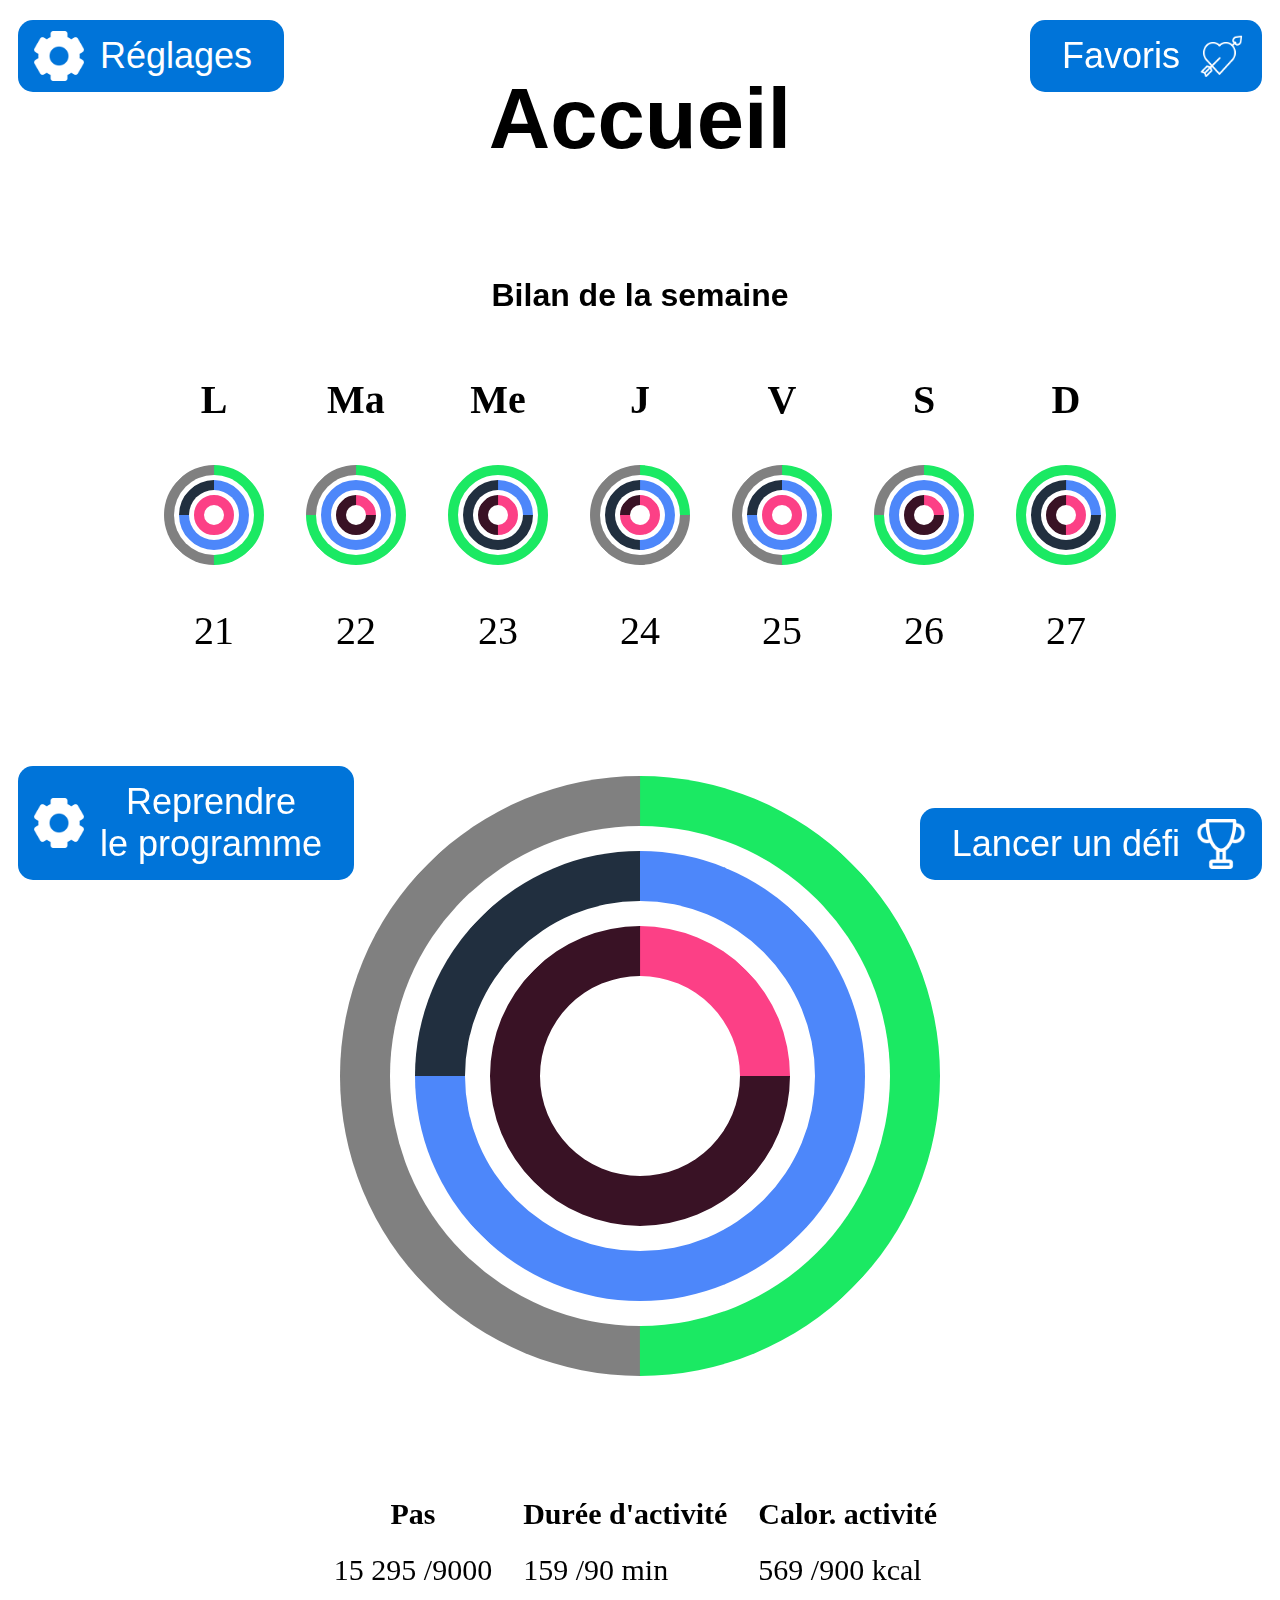
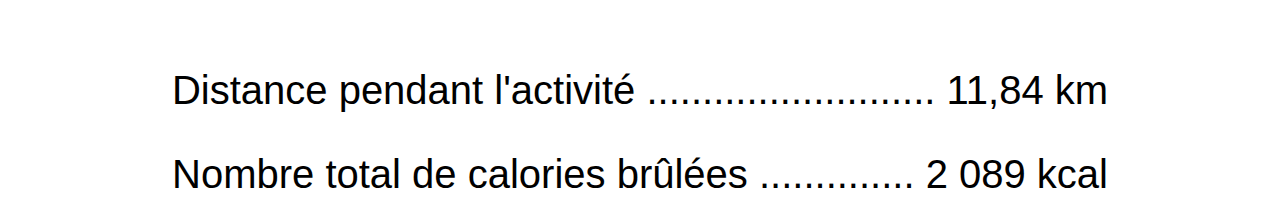
<file: src/index.html>
<!DOCTYPE html>
<html>
    <head>
        <title>Page d'accueil</title>
        <link rel="stylesheet" href="../styles/index.css">
        <link rel="shortcut icon" type="image/x-icon" href="../img/logo_html/logo_app.png" />
    </head>
    <body>
        <!-- header -->
        <div class="header">
            <h1 class="header-text medium-text centered-horizontal">Accueil</h1>
            <button class="button top-left gear-button">Réglages</button>
            <button class="button top-right heart-button">Favoris</button>
        </div>
        <!-- exercice -->
        <div>
            <div class="centered-horizontal">
                <br>
                <h1 class="header-text">Bilan de la semaine</h1>
                <br>
                <table class="centered-horizontal grid">
                    <tr class="column row">
                      <th class="table-cell">L</th>
                      <th class="table-cell">Ma</th>
                      <th class="table-cell">Me</th>
                      <th class="table-cell">J</th>
                      <th class="table-cell">V</th>
                      <th class="table-cell">S</th>
                      <th class="table-cell">D</th>
                    </tr>
                    <tr class="column row">
                      <td class="table-cell"> <div class="donut-container-half"><div class="inner-donut-quarters"><div class="small-donut-full"></div></div></div></td>
                      <td class="table-cell"> <div class="donut-container-quarters"><div class="inner-donut-full"><div class="small-donut-quarter"></div></div></div></td>
                      <td class="table-cell"> <div class="donut-container-full"><div class="inner-donut-quarter"><div class="small-donut-half"></div></div></div></td>
                      <td class="table-cell"> <div class="donut-container-quarter"><div class="inner-donut-half"><div class="small-donut-quarters"></div></div></div></td>
                      <td class="table-cell"> <div class="donut-container-half"><div class="inner-donut-quarters"><div class="small-donut-full"></div></div></div></td>
                      <td class="table-cell"> <div class="donut-container-quarters"><div class="inner-donut-full"><div class="small-donut-quarter"></div></div></div></td>
                      <td class="table-cell"> <div class="donut-container-full"><div class="inner-donut-quarter"><div class="small-donut-half"></div></div></div></td>
                    </tr>
                    <tr class="row">
                      <td class="table-cell">21</td>
                      <td class="table-cell">22</td>
                      <td class="table-cell">23</td>
                      <td class="table-cell">24</td>
                      <td class="table-cell">25</td>
                      <td class="table-cell">26</td>
                      <td class="table-cell">27</td>
                    </tr>
                  </table> 
            </div>
            <!--<button class="bottom-left restart-button"> Reprendre le programme</button>-->
            <div id="middle-pannel">
              <div class="donut-container-middle"><div class="inner-container-middle"><div class="small-container-middle"></div></div></div>
              <table class="centered-horizontal-table grid-new">
                <tr>
                  <th>Pas</th>
                  <th>Durée d'activité</th>
                  <th>Calor. activité</th>
                </tr>
                <tr>
                  <td>15 295 /9000</td>
                  <td>159 /90 min</td>
                  <td>569 /900 kcal</td>
                </tr>
              </table>

            <h1 class="header-text medium-text centered-horizontal go-down">Distance pendant l'activité ..........................  11,84 km</h1>
            <h1 class="header-text medium-text centered-horizontal go-down">Nombre total de calories brûlées ..............  2 089 kcal</h1>
            </div>
            <a href="programme d'entrainement jour 5.html">
            <button class="button bottom-left restart-button">Reprendre<br>le programme</button>
            </a>
            <a href="index_anas.html">
            <button class="button bottom-right cup-button">Lancer un défi</button>
          </a>
        </div>

    </body>
</html>
</file>
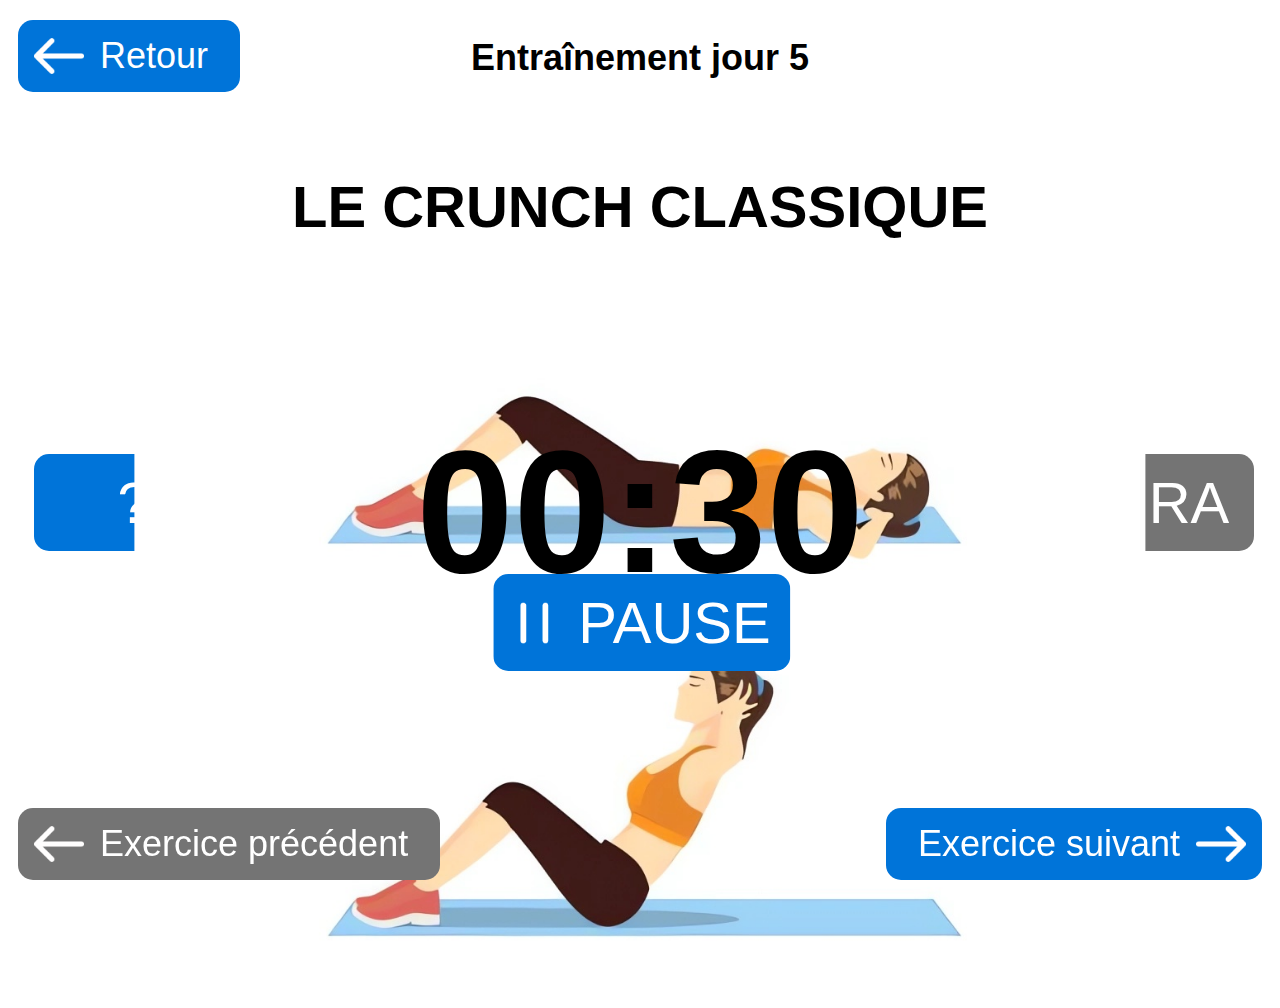
<file: src/exercice.html>
<!DOCTYPE html>
<html>
    <head>
        <title>Page d'exercice</title>
        <link rel="stylesheet" href="../styles/exercice.css">
    </head>
    <body>
        <div id="div_ra" class="full-page-div" style="display: none;">
        <button id="retour_ra" class="button top-left arrow-left">Retour</button>
            <iframe
                src="https://sketchfab.com/models/1643f24070c34e6ca82b59a5145b949a/embed?autostart=1&cardboard=0&internal=1&tracking=0&ui_ar=0&ui_infos=0&ui_snapshots=1&ui_stop=0&ui_theatre=1&ui_watermark=0"
                name="targetframe" allowTransparency="true" scrolling="no" frameborder="0"
                class="iframe-style">
            </iframe>
        </div>
        <div id="main" style="display: block;">
            <!-- header -->
            <div class="header">
                <h1 class="header-text medium-text centered-horizontal">Entraînement jour 5</h1>
                <a href="programme d'entrainement jour 5.html">
                    <button class="button top-left arrow-left">Retour</button>
                </a>
            </div>
            <!-- exercice -->
            <div>
                <button id="infos_button" class="button medium-margin-horizontal big-text centered-vertical">&ThickSpace;&ThickSpace; ? &ThickSpace;&ThickSpace;</button>
                <button id="vr_button" class="button ra-button medium-margin-horizontal sticky-right big-text centered-vertical button-grayed">&MediumSpace;RA&MediumSpace;</button>
                <div class="centered-horizontal">
                    <br>
                    <h1 id="title_exercice" class="header-text big-text">LE CRUNCH CLASSIQUE</h1>
                    <img id="exercice_image" src="../img/exercice/crunch-classique.jpg" alt="Crunch classique" class="exercice-img">
                    <div id="infos" class="centered-horizontal box fadeOut">
                        <button id="close_infos" class="button top-right close-button"></button>
                        <h1 class="title-infos">Informations</h1>
                        <p id="description" class="text-infos">
                            Le crunch classique est un exercice abdominal visant principalement à renforcer les muscles de la région abdominale, en mettant particulièrement l'accent sur les muscles droits de l'abdomen.
                            <br><br>
                            <b>Position de départ :</b> Allongez-vous sur le dos, genoux pliés, pieds à plat. Placez vos mains derrière votre tête sans intercaler les doigts.
                            <br><br>
                            <b>Activation des muscles :</b> Contractez les abdominaux pour stabiliser le tronc.
                            <br><br>
                            <b>Mouvement :</b> Soulevez légèrement les épaules et la tête du sol en contractant les abdominaux, sans relever complètement le dos.
                            <br><br>
                            <b>Point culminant :</b> Atteignez le point le plus haut de la contraction, maintenez pendant une seconde.
                            <br><br>
                            <b>Retour à la position de départ :</b> Redescendez lentement en contrôlant le mouvement.
                    </div>
                </div>
            </div>
            <!-- timer -->
            <div>
                <div id="timer" class="timer centered-horizontal">00:30</div>
                <button class="button big-text pause-button centered-horizontal">PAUSE</button>
            </div>
            <!-- bottom buttons -->
            <div class="bottom-buttons">
                <button id="previous_exercice" class="button bottom-left arrow-left button-grayed">Exercice précédent</button>
                <button id="next_exercice" class="button bottom-right arrow-right">Exercice suivant</button>
            </div>
        </div>
    </body>
    <script src="../js/exercice.js"></script>
</html>
</file>
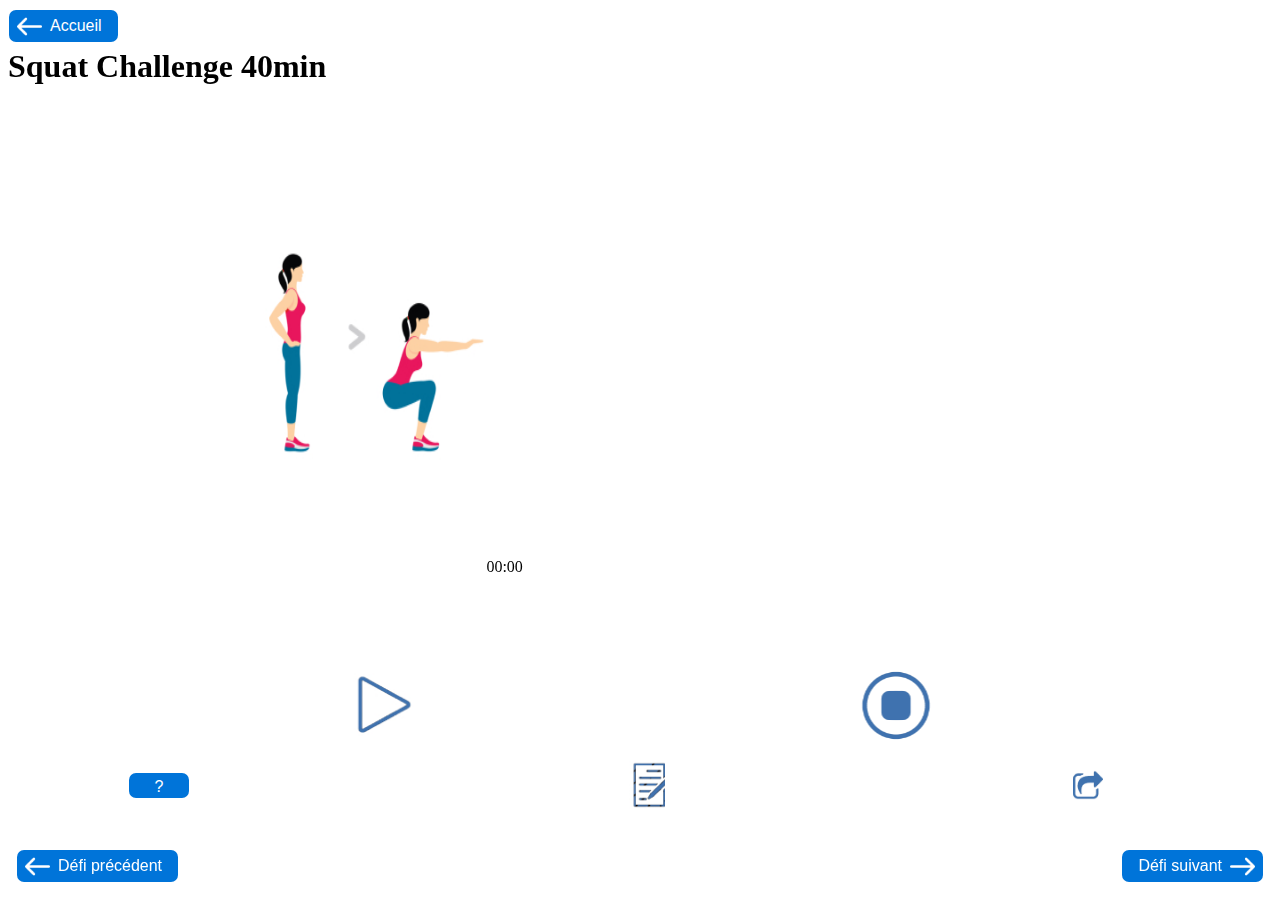
<file: src/index_anas.html>
<!DOCTYPE html>
<html lang="en">
<head>
    <meta charset="UTF-8">
    <meta name="viewport" content="width=device-width, initial-scale=1.0">
    <link rel="stylesheet" href="../styles/style_anas.css"> 
    <title>Projet CAI</title>
</head>
<body>
    <a href="index.html">
      <button type="button" class="button arrow-left" >Accueil </button>
    </a>

    <a href="pageprec.html">
      <button type="button" class="button && bottom-left arrow-left">Défi précédent</button>
    </a>

    <a href="pagesuiv.html">
      <button type="button" class="button && bottom-right arrow-right">Défi suivant</button>
    </a>

    <h1 class="titre">Squat Challenge 40min </h1>
    <img src="../img/anas_img/defi.jpg" class="imgpr" > 
    <button id="button-note" type="button" class="buttonnote" ></button>
    <div class="modal" id="modal-note">
      <div class="modal-content1">
          <span class="close" id="fermer-note">&times;</span>
          <h2>Donner une note</h2>
          <div class="etoiles">
              <span class="etoile" data-value="1">★</span>
              <span class="etoile" data-value="2">★</span>
              <span class="etoile" data-value="3">★</span>
              <span class="etoile" data-value="4">★</span>
              <span class="etoile" data-value="5">★</span>
          </div>
          <div id="message-note">Merci pour la note</div>
      </div>
    </div>


    <button id ="button" type="button" class="buttondesc && button">?</button>
    <div class="modal" id="modal">
      <div class="modal-content">
          <span class="close" id="fermer">&times;</span>
          <div id="texte">
            Le "Squat Challenge" est un défi de fitness qui consiste à effectuer un certain nombre de squats (flexions des jambes) chaque jour pendant une période donnée, généralement 30 jours. Vous souhaitez le faire en 40 minutes, ce qui signifie que vous effectuerez tous vos squats en une seule séance de 40 minutes. Voici comment vous pouvez vous préparer et exécuter un tel défi :
           <br><br>
           <b>Position de départ :</b> Tenez-vous debout avec les pieds écartés à la largeur des épaules. Vos orteils doivent être légèrement tournés vers l'extérieur.
           <br><br>
           <b>Posture du corps :</b>  
           <br><br>
             * Gardez le dos droit. Assurez-vous que votre colonne vertébrale est alignée, et que votre tête est dans le prolongement de votre colonne. Regardez droit devant.
                                        <br><br>
                                      * Gardez les épaules détendues et les omoplates légèrement serrées en arrière.
                                        <br><br>
                                      * Serrez vos muscles abdominaux pour stabiliser votre tronc.
           <br><br>
           <b>Descendre :</b>        <br><br>
                                     * Fléchissez vos genoux et commencez à descendre en pliant les hanches comme si vous alliez vous asseoir sur une chaise. Assurez-vous que vos genoux ne dépassent pas vos orteils.
                                        <br><br>
                                      * Descendez lentement et contrôlez votre mouvement. Gardez vos talons bien en contact avec le sol. Ne soulevez pas les talons du sol.
                                        <br><br>
                                      * Descendez jusqu'à ce que vos cuisses soient parallèles au sol ou aussi bas que votre souplesse le permet. L'objectif est de former un angle d'environ 90 degrés entre vos cuisses et le bas de votre corps.
          <br><br>
          <b> Revenir en position debout:</b>  <br><br>
                                              * Pour remonter, poussez à travers vos talons en utilisant les muscles de vos jambes et de vos fessiers.
                                                <br><br>
                                              * Gardez le dos droit pendant toute la phase ascendante.
          <br><br>
              
          </div>
      </div>
    </div>

    <button id="button-partager" type="button" class="buttonpartage"></button>
    <div class="modal" id="modal-partager">
      <div class="modal-content1">
          <span class="close" id="fermer-partager">&times;</span>
          <h2>Partager sur les Réseaux Sociaux</h2>
          <div class="reseaux-sociaux">
              <a href="https://www.facebook.com"><img src="../img/anas_img/face.jpg" alt="Facebook"></a>
              <a href="https://www.instagram.com"><img src="../img/anas_img/insta.jpg" alt="Instagram"></a>
              <a href="https://twitter.com"><img src="../img/anas_img/twitter.jpg" alt="Twitter"></a>
              <a href="https://api.whatsapp.com/send?phone=NUMERO_DE_TELEPHONE"><img src="../img/anas_img/whatsapp.jpg" alt="WhatsApp"></a>

              <!-- Ajoutez d'autres icônes de réseaux sociaux au besoin -->
          </div>
      </div>
    </div>
  

    <button  id="button-start"  type="button" class="buttonstrt"></button>
    <button  id="button-stop" type="button" class="buttonstop"></button>
   
    
    <div id="chrono">00:00</div>
    
       

   



<script> 
    let intervalId;
    let minutes = 0;
    let seconds = 0;

    const chronometre = document.getElementById('chrono');
    const buttonStart = document.getElementById('button-start');
    const buttonStop = document.getElementById('button-stop');

    function updateChronometre() {
        seconds++;
        if (seconds === 60) {
            seconds = 0;
            minutes++;
        }
       
        const formattedMinutes = minutes < 10 ? `0${minutes}` : minutes;
        const formattedSeconds = seconds < 10 ? `0${seconds}` : seconds;

        chronometre.innerText = `${formattedMinutes}:${formattedSeconds}`;
    }

    buttonStart.addEventListener('click', function() {
        if (!intervalId) {
            intervalId = setInterval(updateChronometre, 1000);
           
        } else {
            clearInterval(intervalId);
            intervalId = null;
           
        }
    });

    buttonStop.addEventListener('click', function() {
        clearInterval(intervalId);
        intervalId = null;
        minutes = 0;
        seconds = 0;
        chronometre.innerText = '00:00';
    });


  
    const bouton = document.getElementById('button');
    const modal = document.getElementById('modal');
    const fermer = document.getElementById('fermer');

    bouton.addEventListener('click', function() {
        modal.style.display = 'block';
    });

    fermer.addEventListener('click', function() {
        modal.style.display = 'none';
    });

    window.addEventListener('click', function(event) {
        if (event.target === modal) {
            modal.style.display = 'none';
        }
    });


    const boutonNote = document.getElementById('button-note');
    const modalNote = document.getElementById('modal-note');
    const fermerNote = document.getElementById('fermer-note');
    const etoiles = document.querySelectorAll('.etoile');
    const messageNote = document.getElementById('message-note');

    boutonNote.addEventListener('click', function() {
        modalNote.style.display = 'block';
    });

    fermerNote.addEventListener('click', function() {
        modalNote.style.display = 'none';
    });

    etoiles.forEach(etoile => {
        etoile.addEventListener('click', function() {
            const note = this.getAttribute('data-value');
            messageNote.style.display = 'block';
            messageNote.innerHTML = `Merci pour la note de ${note} étoiles.`;
            
            // Ajoutez la classe "etoile-jaune" aux étoiles notées
            etoiles.forEach(etoile => {
                etoile.classList.remove('etoile-jaune'); // Supprimez la classe jaune de toutes les étoiles
            });
            for (let i = 0; i < note; i++) {
                etoiles[i].classList.add('etoile-jaune'); // Ajoutez la classe jaune aux étoiles notées
            }
        });
    });

    window.addEventListener('click', function(event) {
        if (event.target === modalNote) {
            modalNote.style.display = 'none';
        }
    });

    const boutonPartager = document.getElementById('button-partager');
    const modalPartager = document.getElementById('modal-partager');
    const fermerPartager = document.getElementById('fermer-partager');

    boutonPartager.addEventListener('click', function() {
        modalPartager.style.display = 'block';
    });

    fermerPartager.addEventListener('click', function() {
        modalPartager.style.display = 'none';
    });

    window.addEventListener('click', function(event) {
        if (event.target === modalPartager) {
            modalPartager.style.display = 'none';
        }
    });




    
  

</script>   
</body>

</html>
</file>
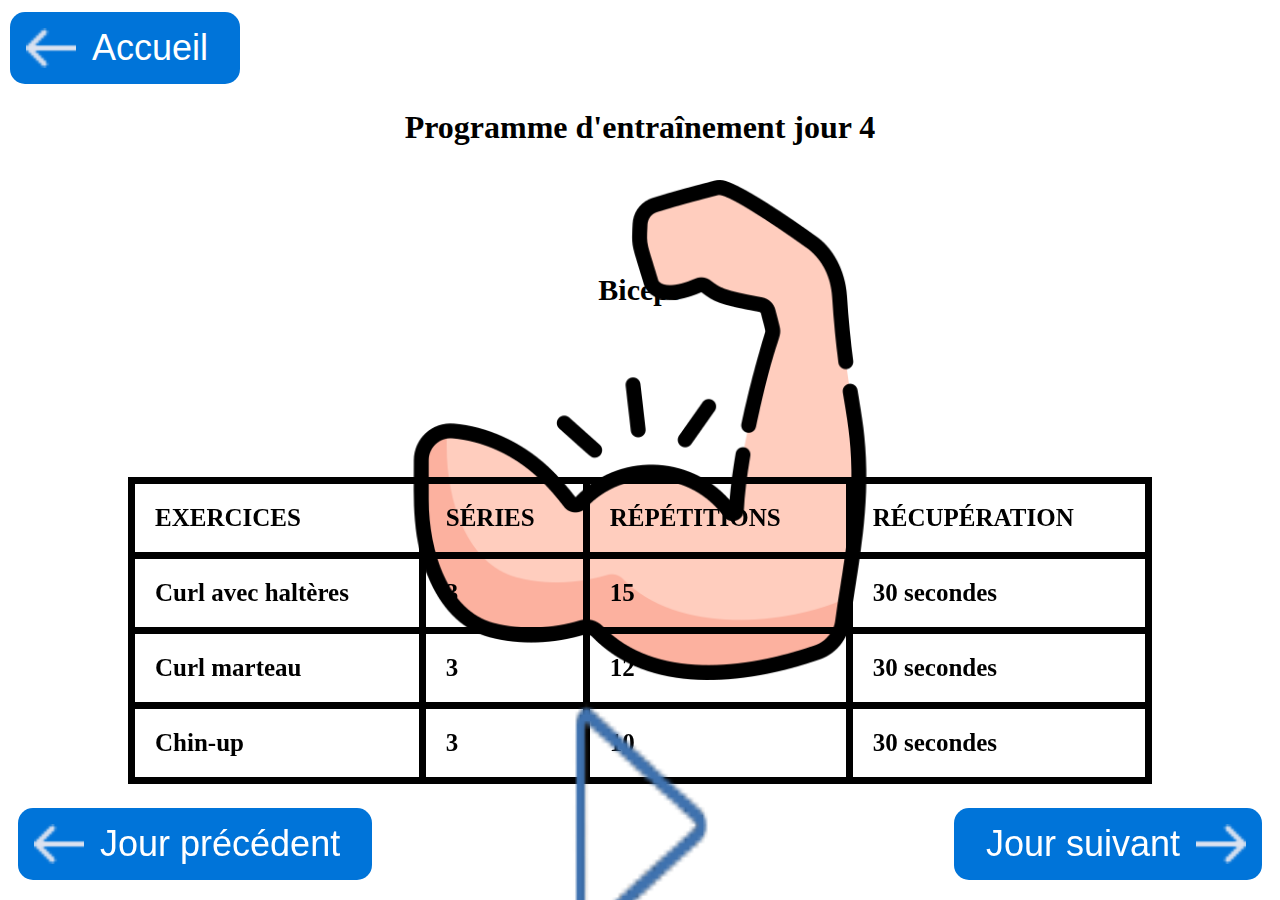
<file: src/jour_precedent.html>
<!DOCTYPE html>
<html lang="en">
<head>
    <meta charset="UTF-8">
    <title>programme d'entraînement</title>
    <link href="../styles/style_mounir.css" rel="stylesheet">
</head>
<body>
    <a href="index.html">
    <button class="button arrow-left">Accueil</button>
    </a>
    
    <button class=" button arrow-left bottom-left">Jour précédent</button>

    <a href="programme d'entrainement jour 5.html">
    <button class=" button arrow-right bottom-right">Jour suivant</button>
    </a>

    <div style="text-align: center; ; ">
        <h1>Programme d'entraînement jour 4</h1>
    </div>

    <div style="text-align: center; margin-top: 10% ; font-size: 20px;">
        <h2> Biceps</h2>
    </div>


    <a>
        <img class="photo container" src="../img/img_mounir/biceps.png" alt="biceps" title="biceps"/>
    </a>

    <table> 
        
        <tr>
            <th>EXERCICES</th>
            <th>SÉRIES</th>
            <th>RÉPÉTITIONS</th>
            <th>RÉCUPÉRATION</th>
        </tr>
        <tr>
            <td>Curl avec haltères</td>
            <td>3</td>
            <td>15</td>
            <td>30 secondes</td>

        </tr>
        <tr>
            <td>Curl marteau </td>
            <td>3</td>
            <td>12</td>
            <td>30 secondes</td>

        </tr>
        <tr>
            <td>Chin-up</td>
            <td>3</td>
            <td>10</td>
            <td>30 secondes</td>

        </tr>
    </table>

    
    <img class=" flèche1 flèche" src="../img/img_mounir/flèche.png" alt="démarrer" title="démarrer"/>
    
      
    
</body>
</html>
</file>
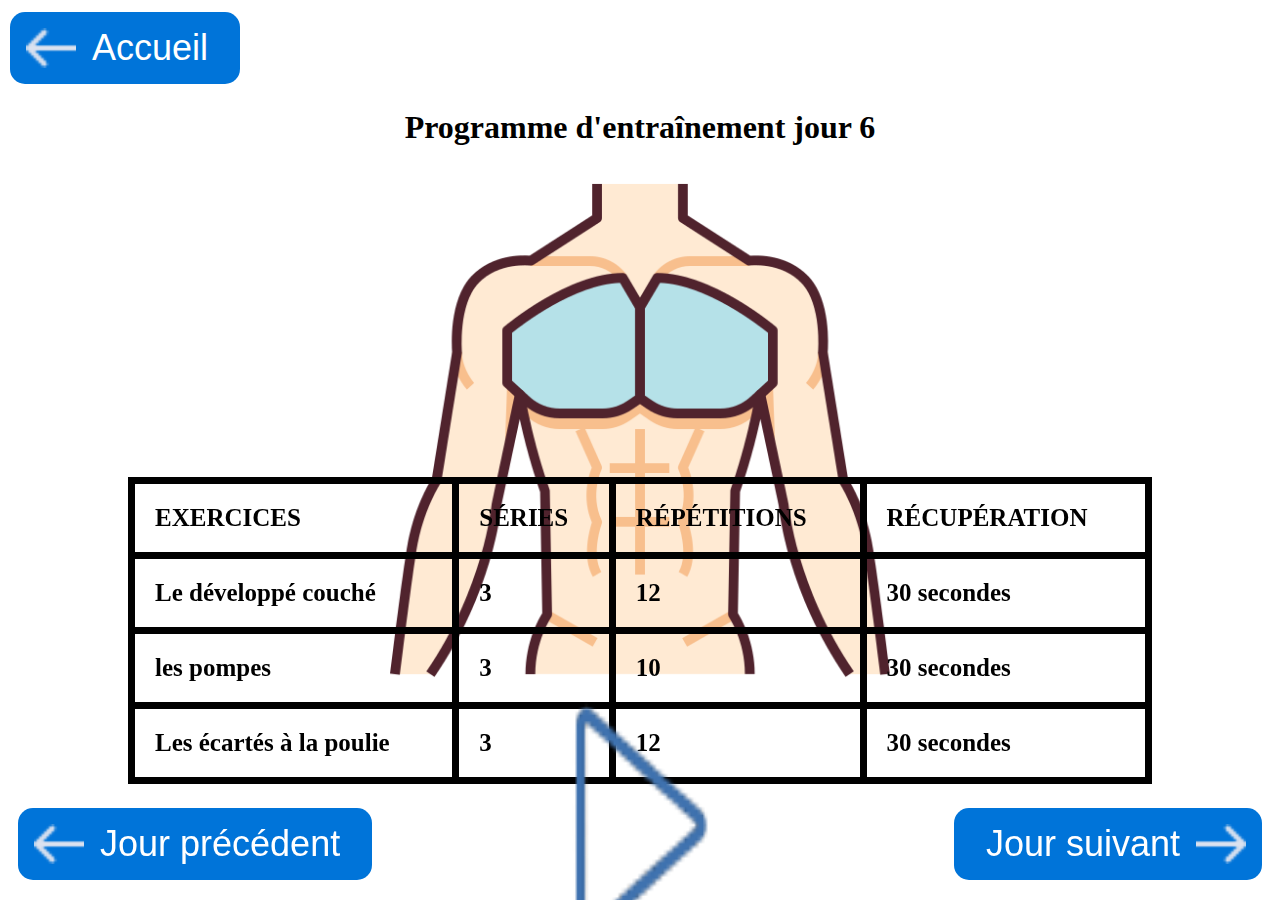
<file: src/jour_suivant.html>
<!DOCTYPE html>
<html lang="en">
<head>
    <meta charset="UTF-8">
    <title>programme d'entraînement</title>
    <link href="../styles/style_mounir.css" rel="stylesheet">
</head>
<body>
    <a href="index.html">
    <button class="button arrow-left">Accueil</button>
    </a>
    <a href="programme d'entrainement jour 5.html">
    <button class=" button arrow-left bottom-left">Jour précédent</button>
    </a>
    <button class=" button arrow-right bottom-right">Jour suivant</button>


    <div style="text-align: center; ; ">
        <h1>Programme d'entraînement jour 6</h1>
    </div>

    <div style="text-align: center; margin-top: 10% ; font-size: 20px;">
        <h2> Pectoraux</h2>
    </div>


    <a>
        <img class="photo container" src="../img/img_mounir/pectoraux.png" alt="pectoraux" title="pectoraux"/>
    </a>

    <table> 
        
        <tr>
            <th>EXERCICES</th>
            <th>SÉRIES</th>
            <th>RÉPÉTITIONS</th>
            <th>RÉCUPÉRATION</th>
        </tr>
        <tr>
            <td>Le développé couché</td>
            <td>3</td>
            <td>12</td>
            <td>30 secondes</td>

        </tr>
        <tr>
            <td>les pompes</td>
            <td>3</td>
            <td>10</td>
            <td>30 secondes</td>

        </tr>
        <tr>
            <td>Les écartés à la poulie</td>
            <td>3</td>
            <td>12</td>
            <td>30 secondes</td>

        </tr>
    </table>

    
    <img class=" flèche1 flèche" src="../img/img_mounir/flèche.png" alt="démarrer" title="démarrer"/>
    
      
    
</body>
</html>
</file>
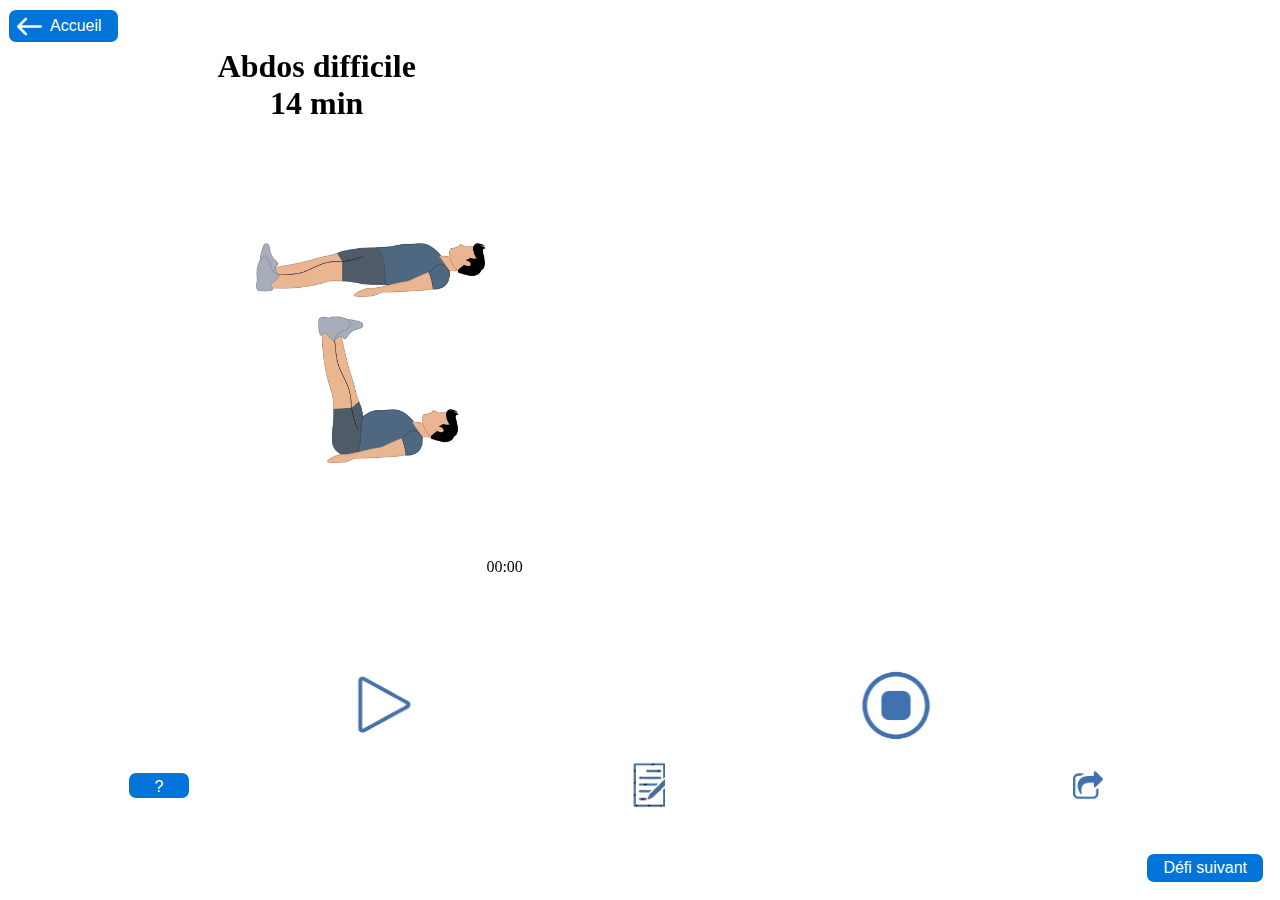
<file: src/pageprec.html>
<!DOCTYPE html>
<html lang="en">
<head>
    <meta charset="UTF-8">
    <meta name="viewport" content="width=device-width, initial-scale=1.0">
    <link rel="stylesheet" href="../styles/style_anas.css"> 
    <title>Projet CAI</title>
</head>
<body>
    <a href="index.html">
      <button type="button" class="button arrow-left" >Accueil</button>
    </a>

    <a href="index_anas.html">
        <button type="button" class="button && bottom-right">Défi suivant</button>
    </a>



    <h1 class="titreprec">Abdos  difficile <br> 14 min</h1>
    <img src="../img/anas_img/relevé-de-jambes-abdominaux.png" class="imgpr" > 
    <button id="button-note" type="button" class="buttonnote" ></button>
    <div class="modal" id="modal-note">
      <div class="modal-content1">
          <span class="close" id="fermer-note">&times;</span>
          <h2>Donner une note</h2>
          <div class="etoiles">
              <span class="etoile" data-value="1">★</span>
              <span class="etoile" data-value="2">★</span>
              <span class="etoile" data-value="3">★</span>
              <span class="etoile" data-value="4">★</span>
              <span class="etoile" data-value="5">★</span>
          </div>
          <div id="message-note">Merci pour la note</div>
      </div>
    </div>


    <button id ="button" type="button" class="buttondesc && button">?</button>
    <div class="modal" id="modal">
      <div class="modal-content">
          <span class="close" id="fermer">&times;</span>
          <div id="texte">
            Êtes-vous prêt à sculpter des abdominaux plus forts et plus toniques en seulement 14 minutes par jour ? Notre défi d'abdominaux en 14 minutes est conçu pour vous aider à renforcer votre sangle abdominale, à améliorer votre stabilité et à développer des muscles abdominaux bien définis. Ce programme est idéal pour tous les niveaux, que vous soyez débutant ou avancé.
           <br><br>
           <b>Planche (30 secondes) :</b> Commencez par une planche pour travailler vos muscles abdominaux profonds. Maintenez la position pendant 30 secondes.
           <br><br>
           <b>Crunchs (30 secondes) :</b>  Allongez-vous sur le dos, pliez les genoux et placez les mains derrière la tête. Effectuez des crunchs en soulevant la tête et les épaules tout en contractant les abdominaux. Répétez pendant 30 secondes.
           
           <br><br>
           <b>Gainage latéral (30 secondes de chaque côté) :</b> Passez en position latérale, en appuyant sur un coude et en maintenant une planche latérale. Alternez de chaque côté pendant 30 secondes.
          <br><br>
          <b> Genou-poitrine (30 secondes) :</b>  Allongez-vous sur le dos, pliez les genoux et effectuez des genou-poitrine en tirant les genoux vers la poitrine. Répétez pendant 30 secondes.
          <br><br>
          <b> Superman (30 secondes) : </b> Placez-vous en position de Superman en vous allongeant sur le ventre, puis soulevez les bras et les jambes en même temps pour travailler les muscles lombaires. Maintenez pendant 30 secondes.
          <br><br>
          <b> Planche (30 secondes) : </b> Terminez avec une autre planche pour renforcer les muscles abdominaux profonds. Maintenez pendant 30 secondes.
          <br><br>
              
          </div>
      </div>
    </div>

    <button id="button-partager" type="button" class="buttonpartage"></button>
    <div class="modal" id="modal-partager">
      <div class="modal-content1">
          <span class="close" id="fermer-partager">&times;</span>
          <h2>Partager sur les Réseaux Sociaux</h2>
          <div class="reseaux-sociaux">
              <a href="https://www.facebook.com"><img src="../img/anas_img/face.jpg" alt="Facebook"></a>
              <a href="https://www.instagram.com"><img src="../img/anas_img/insta.jpg" alt="Instagram"></a>
              <a href="https://twitter.com"><img src="../img/anas_img/twitter.jpg" alt="Twitter"></a>
              <a href="https://api.whatsapp.com/send?phone=NUMERO_DE_TELEPHONE"><img src="../img/anas_img/whatsapp.jpg" alt="WhatsApp"></a>

              <!-- Ajoutez d'autres icônes de réseaux sociaux au besoin -->
          </div>
      </div>
    </div>
  

    <button  id="button-start"  type="button" class="buttonstrt"></button>
    <button  id="button-stop" type="button" class="buttonstop"></button>
   
    
    <div id="chrono">00:00</div>
    
       

   



<script> 
    let intervalId;
    let minutes = 0;
    let seconds = 0;

    const chronometre = document.getElementById('chrono');
    const buttonStart = document.getElementById('button-start');
    const buttonStop = document.getElementById('button-stop');

    function updateChronometre() {
        seconds++;
        if (seconds === 60) {
            seconds = 0;
            minutes++;
        }
       
        const formattedMinutes = minutes < 10 ? `0${minutes}` : minutes;
        const formattedSeconds = seconds < 10 ? `0${seconds}` : seconds;

        chronometre.innerText = `${formattedMinutes}:${formattedSeconds}`;
    }

    buttonStart.addEventListener('click', function() {
        if (!intervalId) {
            intervalId = setInterval(updateChronometre, 1000);
           
        } else {
            clearInterval(intervalId);
            intervalId = null;
           
        }
    });

    buttonStop.addEventListener('click', function() {
        clearInterval(intervalId);
        intervalId = null;
        minutes = 0;
        seconds = 0;
        chronometre.innerText = '00:00';
    });


  
    const bouton = document.getElementById('button');
    const modal = document.getElementById('modal');
    const fermer = document.getElementById('fermer');

    bouton.addEventListener('click', function() {
        modal.style.display = 'block';
    });

    fermer.addEventListener('click', function() {
        modal.style.display = 'none';
    });

    window.addEventListener('click', function(event) {
        if (event.target === modal) {
            modal.style.display = 'none';
        }
    });


    const boutonNote = document.getElementById('button-note');
    const modalNote = document.getElementById('modal-note');
    const fermerNote = document.getElementById('fermer-note');
    const etoiles = document.querySelectorAll('.etoile');
    const messageNote = document.getElementById('message-note');

    boutonNote.addEventListener('click', function() {
        modalNote.style.display = 'block';
    });

    fermerNote.addEventListener('click', function() {
        modalNote.style.display = 'none';
    });

    etoiles.forEach(etoile => {
        etoile.addEventListener('click', function() {
            const note = this.getAttribute('data-value');
            messageNote.style.display = 'block';
            messageNote.innerHTML = `Merci pour la note de ${note} étoiles.`;
            
            // Ajoutez la classe "etoile-jaune" aux étoiles notées
            etoiles.forEach(etoile => {
                etoile.classList.remove('etoile-jaune'); // Supprimez la classe jaune de toutes les étoiles
            });
            for (let i = 0; i < note; i++) {
                etoiles[i].classList.add('etoile-jaune'); // Ajoutez la classe jaune aux étoiles notées
            }
        });
    });

    window.addEventListener('click', function(event) {
        if (event.target === modalNote) {
            modalNote.style.display = 'none';
        }
    });

    const boutonPartager = document.getElementById('button-partager');
    const modalPartager = document.getElementById('modal-partager');
    const fermerPartager = document.getElementById('fermer-partager');

    boutonPartager.addEventListener('click', function() {
        modalPartager.style.display = 'block';
    });

    fermerPartager.addEventListener('click', function() {
        modalPartager.style.display = 'none';
    });

    window.addEventListener('click', function(event) {
        if (event.target === modalPartager) {
            modalPartager.style.display = 'none';
        }
    });




    
  

</script>   
    
</body>

</html>
</file>
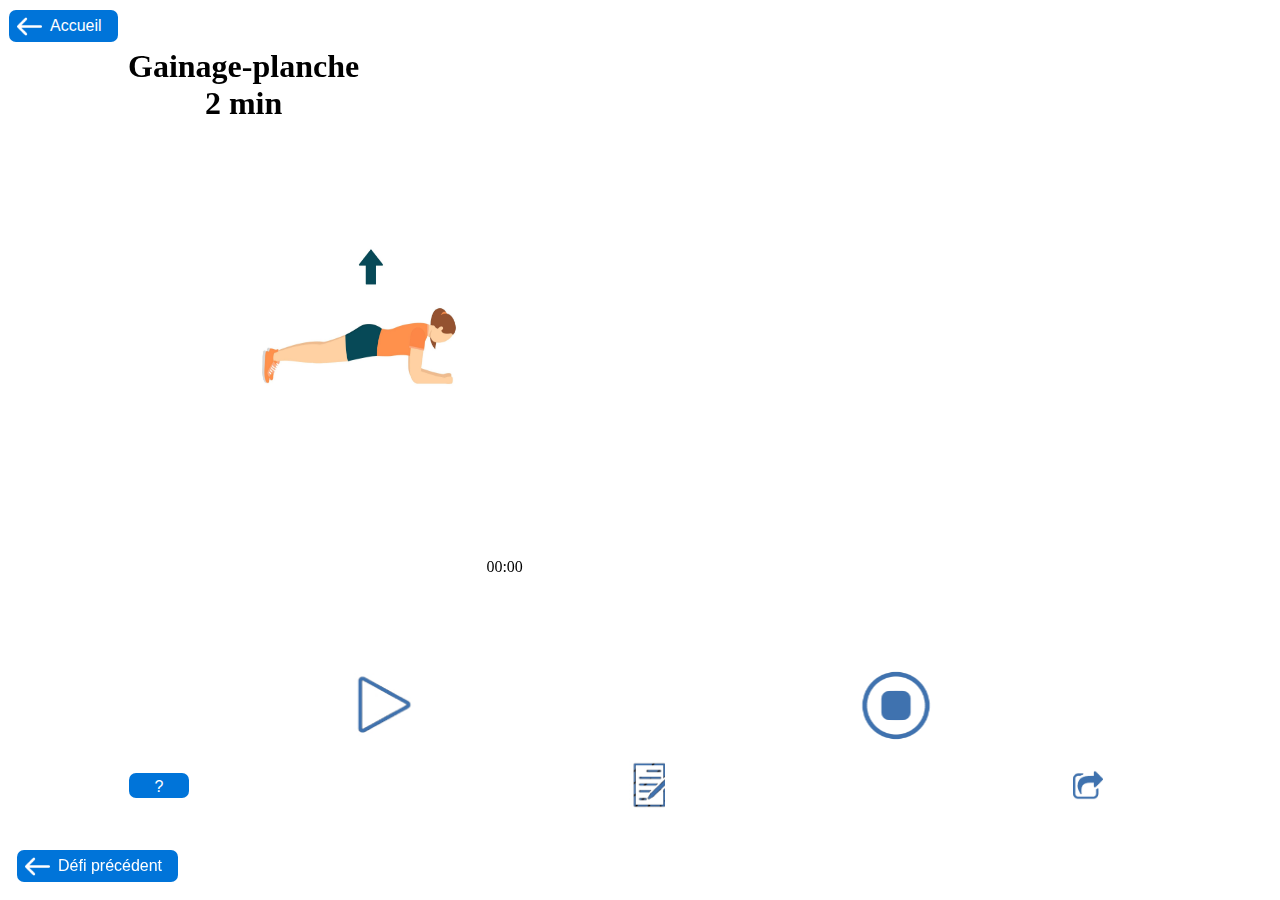
<file: src/pagesuiv.html>
<!DOCTYPE html>
<html lang="en">
<head>
    <meta charset="UTF-8">
    <meta name="viewport" content="width=device-width, initial-scale=1.0">
    <link rel="stylesheet" href="../styles/style_anas.css"> 
    <title>Projet CAI</title>
</head>
<body>
    <a href="index.html">
      <button type="button" class="button arrow-left" >Accueil</button>
    </a>

    <a href="index_anas.html">
        <button type="button" class="button && bottom-left arrow-left">Défi précédent</button>
    </a>

    <h1 class="titresuiv"> Gainage-planche <br> 2 min </h1>
    <img src="../img/anas_img/gainage-planche-ventre-plat-edited.jpg" class="imgps" >  
    <button id="button-note" type="button" class="buttonnote" ></button>
    <div class="modal" id="modal-note">
      <div class="modal-content1">
          <span class="close" id="fermer-note">&times;</span>
          <h2>Donner une note</h2>
          <div class="etoiles">
              <span class="etoile" data-value="1">★</span>
              <span class="etoile" data-value="2">★</span>
              <span class="etoile" data-value="3">★</span>
              <span class="etoile" data-value="4">★</span>
              <span class="etoile" data-value="5">★</span>
          </div>
          <div id="message-note">Merci pour la note</div>
      </div>
    </div>


    <button id ="button" type="button" class="buttondesc && button">?</button>
    <div class="modal" id="modal">
      <div class="modal-content">
          <span class="close" id="fermer">&times;</span>
          <div id="texte">
            L'exercice de gainage en planche est un exercice de renforcement de base qui sollicite les muscles abdominaux, du dos, et les muscles stabilisateurs du tronc. C'est un exercice efficace pour renforcer votre sangle abdominale, améliorer votre posture, et développer une base solide. Dans cet exercice, vous vous maintenez en position de planche pendant 2 minutes.
           <br><br>
           
          <b> Description de l'Exercice :</b>  <br><br>
                                              * Commencez par vous allonger face contre terre sur un tapis de yoga ou une surface confortable.
                                                <br><br>
                                              * Placez vos coudes directement sous vos épaules, de manière à former un angle de 90 degrés avec vos bras. Vos avant-bras doivent être parallèles et vos mains à plat sur le sol.
                                                <br><br>
                                              * Contractez les muscles abdominaux, les fessiers et les quadriceps pour maintenir une ligne droite de la tête aux talons. Veillez à ne pas creuser le bas du dos ni à surélever les fesses.
                                                <br><br>
                                              * Fixez votre regard vers le sol, en gardant la tête alignée avec la colonne vertébrale.
                                                <br><br>
                                              * Respirez régulièrement en maintenant la position. Évitez de retenir votre souffle.
                                                <br><br>
                                              * Tenez la position de la planche pendant 2 minutes complètes. Vous pouvez utiliser un minuteur ou une application de chronométrage pour suivre le temps.

                                              
                                              <br><br>
          </div>
      </div>
    </div>

    <button id="button-partager" type="button" class="buttonpartage"></button>
    <div class="modal" id="modal-partager">
      <div class="modal-content1">
          <span class="close" id="fermer-partager">&times;</span>
          <h2>Partager sur les Réseaux Sociaux</h2>
          <div class="reseaux-sociaux">
              <a href="https://www.facebook.com"><img src="../img/anas_img/face.jpg" alt="Facebook"></a>
              <a href="https://www.instagram.com"><img src="../img/anas_img/insta.jpg" alt="Instagram"></a>
              <a href="https://twitter.com"><img src="../img/anas_img/twitter.jpg" alt="Twitter"></a>
              <a href="https://api.whatsapp.com/send?phone=NUMERO_DE_TELEPHONE"><img src="../img/anas_img/whatsapp.jpg" alt="WhatsApp"></a>

              <!-- Ajoutez d'autres icônes de réseaux sociaux au besoin -->
          </div>
      </div>
    </div>
  

    <button  id="button-start"  type="button" class="buttonstrt"></button>
    <button  id="button-stop" type="button" class="buttonstop"></button>
   
    
    <div id="chrono">00:00</div>
    
       

   



<script> 
    let intervalId;
    let minutes = 0;
    let seconds = 0;

    const chronometre = document.getElementById('chrono');
    const buttonStart = document.getElementById('button-start');
    const buttonStop = document.getElementById('button-stop');

    function updateChronometre() {
        seconds++;
        if (seconds === 60) {
            seconds = 0;
            minutes++;
        }
       
        const formattedMinutes = minutes < 10 ? `0${minutes}` : minutes;
        const formattedSeconds = seconds < 10 ? `0${seconds}` : seconds;

        chronometre.innerText = `${formattedMinutes}:${formattedSeconds}`;
    }

    buttonStart.addEventListener('click', function() {
        if (!intervalId) {
            intervalId = setInterval(updateChronometre, 1000);
           
        } else {
            clearInterval(intervalId);
            intervalId = null;
           
        }
    });

    buttonStop.addEventListener('click', function() {
        clearInterval(intervalId);
        intervalId = null;
        minutes = 0;
        seconds = 0;
        chronometre.innerText = '00:00';
    });


  
    const bouton = document.getElementById('button');
    const modal = document.getElementById('modal');
    const fermer = document.getElementById('fermer');

    bouton.addEventListener('click', function() {
        modal.style.display = 'block';
    });

    fermer.addEventListener('click', function() {
        modal.style.display = 'none';
    });

    window.addEventListener('click', function(event) {
        if (event.target === modal) {
            modal.style.display = 'none';
        }
    });


    const boutonNote = document.getElementById('button-note');
    const modalNote = document.getElementById('modal-note');
    const fermerNote = document.getElementById('fermer-note');
    const etoiles = document.querySelectorAll('.etoile');
    const messageNote = document.getElementById('message-note');

    boutonNote.addEventListener('click', function() {
        modalNote.style.display = 'block';
    });

    fermerNote.addEventListener('click', function() {
        modalNote.style.display = 'none';
    });

    etoiles.forEach(etoile => {
        etoile.addEventListener('click', function() {
            const note = this.getAttribute('data-value');
            messageNote.style.display = 'block';
            messageNote.innerHTML = `Merci pour la note de ${note} étoiles.`;
            
            // Ajoutez la classe "etoile-jaune" aux étoiles notées
            etoiles.forEach(etoile => {
                etoile.classList.remove('etoile-jaune'); // Supprimez la classe jaune de toutes les étoiles
            });
            for (let i = 0; i < note; i++) {
                etoiles[i].classList.add('etoile-jaune'); // Ajoutez la classe jaune aux étoiles notées
            }
        });
    });

    window.addEventListener('click', function(event) {
        if (event.target === modalNote) {
            modalNote.style.display = 'none';
        }
    });

    const boutonPartager = document.getElementById('button-partager');
    const modalPartager = document.getElementById('modal-partager');
    const fermerPartager = document.getElementById('fermer-partager');

    boutonPartager.addEventListener('click', function() {
        modalPartager.style.display = 'block';
    });

    fermerPartager.addEventListener('click', function() {
        modalPartager.style.display = 'none';
    });

    window.addEventListener('click', function(event) {
        if (event.target === modalPartager) {
            modalPartager.style.display = 'none';
        }
    });




    
  

</script>   
   






</body>

</html>
</file>
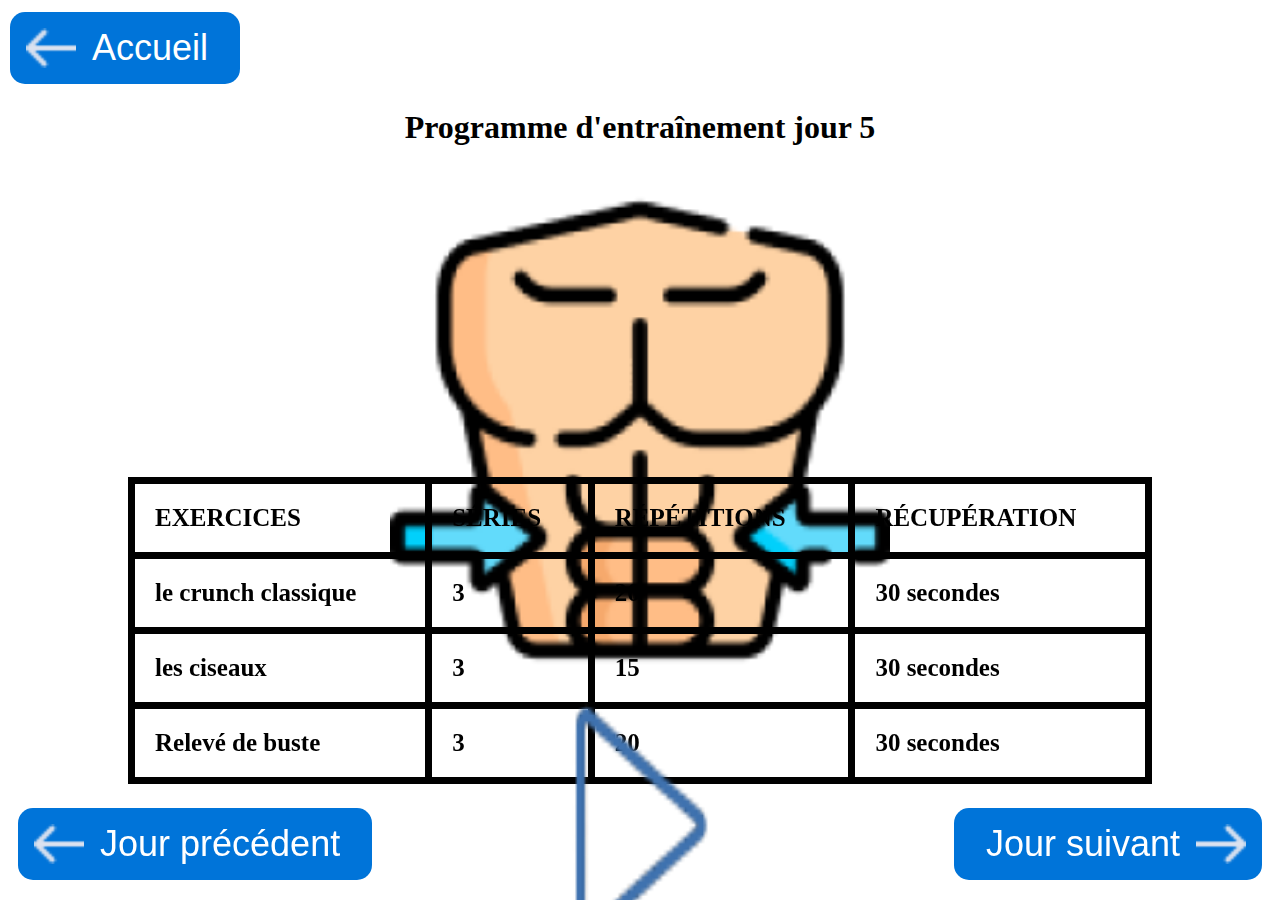
<file: src/programme d'entrainement jour 5.html>
<!DOCTYPE html>
<html lang="en">
<head>
    <meta charset="UTF-8">
    <title>programme d'entraînement</title>
    <link href="../styles/style_mounir.css" rel="stylesheet">
</head>
<body>
    <a href="index.html">
    <button class="button arrow-left">Accueil</button>
    </a>
    <a href="jour_precedent.html" >
    <button class=" button arrow-left bottom-left">Jour précédent</button>
    </a>
    <a href="jour_suivant.html" >
    <button class=" button arrow-right bottom-right">Jour suivant</button>
    </a>


    <div style="text-align: center; ; ">
        <h1>Programme d'entraînement jour 5</h1>
    </div>

    <div style="text-align: center; margin-top: 10% ; font-size: 20px;">
        <h2> Abdominal</h2>
    </div>


    <a>
        <img class="photo container" src="../img/img_mounir/abdo.png" alt="abdo"/>
    </a>

    <table> 
        
        <tr>
            <th>EXERCICES</th>
            <th>SÉRIES</th>
            <th>RÉPÉTITIONS</th>
            <th>RÉCUPÉRATION</th>
        </tr>
        <tr>
            <td>le crunch classique</td>
            <td>3</td>
            <td>20</td>
            <td>30 secondes</td>

        </tr>
        <tr>
            <td>les ciseaux</td>
            <td>3</td>
            <td>15</td>
            <td>30 secondes</td>

        </tr>
        <tr>
            <td>Relevé de buste</td>
            <td>3</td>
            <td>20</td>
            <td>30 secondes</td>

        </tr>
    </table>

    <a href="exercice.html">
    <img class=" flèche1 flèche" src="../img/img_mounir/flèche.png" alt="démarrer" title="démarrer"/>
    </a>
      
    
</body>
</html>
</file>
<file: styles/index.css>
/* Style the button */
.button {
    background-color: #0074D9;
    border: none;
    color: white;
    padding: 15px 32px 15px 32px;
    text-align: center;
    text-decoration: none;
    display: inline-block;
    font-size: 36px;
    margin: 4px 2px;
    cursor: pointer;
    border-radius: 15px;
}

/* Hover effect */
.button:hover {
    background-color: #0063aa;
}

.top-left {
    position: absolute;
    top: 16px;
    left: 16px;
}

.top-right {
    position: fixed;
    top: 16px;
    right: 16px;
}

.bottom-left {
    position: fixed;
    bottom: 16px;
    left: 16px;
}

.bottom-right {
    position: fixed;
    bottom: 16px;
    right: 16px;
}

.gear-button {
    padding: 15px 32px 15px 82px; /* added padding to make room for the image */
    background-image: url('../img/logo_html/gear.png');
    background-size: 50px; /* fit the image inside the button */
    background-repeat: no-repeat;
    background-position: 16px center; /* adjust the position of the image */
}

.restart-button {
    padding: 15px 32px 15px 82px; /* added padding to make room for the image */
    background-image: url('../img/logo_html/gear.png');
    background-size: 50px; /* fit the image inside the button */
    background-repeat: no-repeat;
    background-position: 16px center; /* adjust the position of the image */
}

.heart-button {
    padding: 15px 82px 15px 32px; /* added padding to make room for the image */
    background-image: url('../img/logo_html/heart.png');
    background-size: 50px; /* fit the image inside the button */
    background-repeat: no-repeat;
    background-position: right 16px center; /* adjust the position of the image */
}

.cup-button {
    padding: 15px 82px 15px 32px; /* added padding to make room for the image */
    background-image: url('../img/logo_html/coupe.png');
    background-size: 50px; /* fit the image inside the button */
    background-repeat: no-repeat;
    background-position: right 16px center; /* adjust the position of the image */
}

.centered-horizontal {
    position: relative;
    left: 50%;
    transform: translate(-50%);
}

.centered-vertical {
    position: fixed;
    top: 50%;
}

.header-text {
    text-align: center;
    padding-top: 13px;
    font-family: 'Arial';
}

.medium-text {
    font-size: 85px;
    font-family: 'Arial';
}

.big-text {
    font-size: 58px;
    font-family: 'Arial';
}

.exercice-img {
    position: absolute;
    width: 80%;
    height: auto;
    left: 50%;
    transform: translate(-50%);
}

.medium-margin-horizontal {
    margin-left: 26px;
    margin-right: 26px;
}

.sticky-right {
    right: 0;
}

.ra-button {
    padding: 15px 15px 15px 80px; /* added padding to make room for the image */
    background-image: url('../img/exercice/ar_img.png');
    background-size: 60px; /* fit the image inside the button  */
    background-repeat: no-repeat;
    background-position: 16px center; /* adjust the position of the image */
}

.timer {
    position: fixed;
    bottom: 32%;
    font-size: 175px;
    font-weight: bold;
    font-family: 'Arial';
}

.pause-button {
    position: fixed;
    bottom: 25%;
    padding: 15px 20px 15px 85px; /* added padding to make room for the image */
    background-image: url('../img/exercice/pause.png');
    background-size: 42px; /* fit the image inside the button */
    background-repeat: no-repeat;
    background-position: 20px center; /* adjust the position of the image */
}

.box {
    position: fixed;
    /* bottom: 0; */
    width: 80%;
    height: auto;
    background-color: #0074D9;
    border-radius: 15px;
}

.button-restart {
    position: fixed;
    bottom: 10px;
    left: 16px;

}
.row {
    text-align: center;
    font-size: 40px;
}

#heart {
    position: relative;
    width: 100px;
    height: 90px;
    margin-top: 10px;
  }
  
  #heart::before, #heart::after {
    content: "";
    position: absolute;
    top: 0;
    width: 52px;
    height: 80px;
    border-radius: 50px 50px 0 0;
    background: rgb(82, 79, 79);
  }
  
  #heart::before {
    left: 50px;
    transform: rotate(-45deg);
    transform-origin: 0 100%;
  }
  
  #heart::after {
    left: 0;
    transform: rotate(45deg);
    transform-origin: 100% 100%;
  }

.table-cell {
    padding: 20px; /* Vous pouvez ajuster la valeur selon vos préférences */
}

.donut-container-half {
    width: 80px;
    height: 80px;
    border: 10px solid transparent;
    border-top-color: #1be963;
    border-bottom-color: #808080;
    border-right-color: #1be963; 
    border-left-color: #808080;
    border-radius: 50%;
    position: relative;
    transform: rotate(45deg);
}

.donut-container-quarter {
    width: 80px;
    height: 80px;
    border: 10px solid transparent;
    border-top-color: #1be963;
    border-bottom-color: #808080;
    border-right-color: #808080; 
    border-left-color: #808080;
    border-radius: 50%;
    position: relative;
    transform: rotate(45deg);
}

.donut-container-quarters {
    width: 80px;
    height: 80px;
    border: 10px solid transparent;
    border-top-color: #1be963;
    border-bottom-color: #1be963;
    border-right-color: #1be963; 
    border-left-color: #808080;
    border-radius: 50%;
    position: relative;
    transform: rotate(45deg);
}

.donut-container-full {
    width: 80px;
    height: 80px;
    border: 10px solid transparent;
    border-top-color: #1be963;
    border-bottom-color: #1be963;
    border-right-color: #1be963; 
    border-left-color: #1be963;
    border-radius: 50%;
    position: relative;
    transform: rotate(45deg);
}

.inner-donut-full {
    width: 50px;
    height: 50px;
    border: 10px solid transparent;
    border-top-color: #4d87fa;
    border-bottom-color: #4d87fa;
    border-right-color: #4d87fa;
    border-left-color: #4d87fa;
    border-radius: 50%;
    position: absolute;
    top: 5px;
    left: 5px;
}


.inner-donut-quarter {
    width: 50px;
    height: 50px;
    border: 10px solid transparent;
    border-top-color: #4d87fa;
    border-bottom-color: #212f3f;
    border-right-color: #212f3f;
    border-left-color: #212f3f;
    border-radius: 50%;
    position: absolute;
    top: 5px;
    left: 5px;
}

.inner-donut-half {
    width: 50px;
    height: 50px;
    border: 10px solid transparent;
    border-top-color: #4d87fa;
    border-bottom-color: #212f3f;
    border-right-color: #4d87fa;
    border-left-color: #212f3f;
    border-radius: 50%;
    position: absolute;
    top: 5px;
    left: 5px;
}

.inner-donut-quarters {
    width: 50px;
    height: 50px;
    border: 10px solid transparent;
    border-top-color: #4d87fa;
    border-bottom-color: #4d87fa;
    border-right-color: #4d87fa;
    border-left-color: #212f3f;
    border-radius: 50%;
    position: absolute;
    top: 5px;
    left: 5px;
}

.small-donut-quarter {
    width: 20px;
    height: 20px;
    border: 10px solid transparent;
    border-top-color: #fc4086;
    border-bottom-color: #391225;
    border-right-color: #391225;
    border-left-color: #391225;
    border-radius: 50%;
    position: absolute;
    top: 5px;
    left: 5px;
}

.small-donut-quarters {
    width: 20px;
    height: 20px;
    border: 10px solid transparent;
    border-top-color: #fc4086;
    border-bottom-color: #fc4086;
    border-right-color: #fc4086;
    border-left-color: #391225;
    border-radius: 50%;
    position: absolute;
    top: 5px;
    left: 5px;
}

.small-donut-half {
    width: 20px;
    height: 20px;
    border: 10px solid transparent;
    border-top-color: #fc4086;
    border-bottom-color: #391225;
    border-right-color: #fc4086;
    border-left-color: #391225;
    border-radius: 50%;
    position: absolute;
    top: 5px;
    left: 5px;
}

.small-donut-full {
    width: 20px;
    height: 20px;
    border: 10px solid transparent;
    border-top-color: #fc4086;
    border-bottom-color: #fc4086;
    border-right-color: #fc4086;
    border-left-color: #fc4086;
    border-radius: 50%;
    position: absolute;
    top: 5px;
    left: 5px;
}


.donut-container-middle {
    width: 500px;
    height: 500px;
    border: 50px solid transparent;
    border-top-color: #1be963;
    border-bottom-color: #808080;
    border-right-color: #1be963; 
    border-left-color: #808080;
    border-radius: 50%;
    position: relative;
    transform: rotate(45deg);
    margin: auto;
    top: 100px;
}

.inner-container-middle {
    width: 350px;
    height: 350px;
    border: 50px solid transparent;
    border-top-color: #4d87fa;
    border-bottom-color: #4d87fa;
    border-right-color: #4d87fa;
    border-left-color: #212f3f;
    border-radius: 50%;
    position: absolute;
    top: 25px;
    left: 25px
}

.small-container-middle {
    width: 200px;
    height: 200px;
    border: 50px solid transparent;
    border-top-color: #fc4086;
    border-bottom-color: #391225;
    border-right-color: #391225;
    border-left-color: #391225;
    border-radius: 50%;
    position: absolute;
    top: 25px;
    left: 25px
}

/*.centered-horizontal-table {
    margin: 0 auto;
    position: relative;
    top: 200px;
    border: 80px;
  }*/


.grid-new {
    margin: 0 auto;
    position: relative;
    border-collapse: separate;
    top: 200px;
    border-spacing: 20px; /* Augmentez cette valeur pour l'espace entre les colonnes */
}

.grid-new th, .grid-new td {
    padding-right: 10px; /* La moitié de la valeur de border-spacing pour les entêtes */
    font-size: 30px;
}

.go-down{
    top: 220px;
    font-size: 40px;
    font-weight: normal;
}
</file>
<file: styles/exercice.css>
/* Style the button */
.button {
    background-color: #0074D9;
    border: none;
    color: white;
    padding: 15px 32px 15px 32px;
    text-align: center;
    text-decoration: none;
    display: inline-block;
    font-size: 36px;
    margin: 4px 2px;
    cursor: pointer;
    border-radius: 15px;
}

/* Hover effect */
.button:hover {
    /* background-color: #0063aa; */
}

.button-grayed {
    background-color: #747474;
}

.top-left {
    position: absolute;
    top: 16px;
    left: 16px;
}

.top-right {
    position: fixed;
    top: 16px;
    right: 16px;
}

.bottom-left {
    position: fixed;
    bottom: 16px;
    left: 16px;
}

.bottom-right {
    position: fixed;
    bottom: 16px;
    right: 16px;
}

.arrow-left {
    padding: 15px 32px 15px 82px; /* added padding to make room for the image */
    background-image: url('../img/arrows/arrow_left.png');
    background-size: 50px; /* fit the image inside the button */
    background-repeat: no-repeat;
    background-position: 16px center; /* adjust the position of the image */
}

.arrow-right {
    padding: 15px 82px 15px 32px; /* added padding to make room for the image */
    background-image: url('../img/arrows/arrow_right.png');
    background-size: 50px; /* fit the image inside the button */
    background-repeat: no-repeat;
    background-position: right 16px center; /* adjust the position of the image */
}

.centered-horizontal {
    position: relative;
    left: 50%;
    transform: translate(-50%);
}

.centered-vertical {
    position: fixed;
    top: 50%;
}

.header-text {
    text-align: center;
    padding-top: 13px;
    font-family: 'Arial';
}

.medium-text {
    font-size: 36px;
    font-family: 'Arial';
}

.big-text {
    font-size: 58px;
    font-family: 'Arial';
}

.exercice-img {
    position: absolute;
    width: 80%;
    height: auto;
    left: 50%;
    transform: translate(-50%);
}

.medium-margin-horizontal {
    margin-left: 26px;
    margin-right: 26px;
}

.sticky-right {
    right: 0;
}

.ra-button {
    padding: 15px 15px 15px 80px; /* added padding to make room for the image */
    background-image: url('../img/exercice/ar_img.png');
    background-size: 60px; /* fit the image inside the button  */
    background-repeat: no-repeat;
    background-position: 16px center; /* adjust the position of the image */
}

.timer {
    position: fixed;
    bottom: 32%;
    font-size: 175px;
    font-weight: bold;
    font-family: 'Arial';
}

.pause-button {
    position: fixed;
    bottom: 25%;
    padding: 15px 20px 15px 85px; /* added padding to make room for the image */
    background-image: url('../img/exercice/pause.png');
    background-size: 42px; /* fit the image inside the button */
    background-repeat: no-repeat;
    background-position: 20px center; /* adjust the position of the image */
}

.box {
    position: fixed;
    width: 80%;
    height: auto;
    background-color: #0074d9e9;
    border-radius: 15px;
    box-shadow: 0px 0px 30px rgba(0, 0, 0, 0.5); /* add a shadow */
    /*animation: fadeIn 1s ease-in-out forwards; /* add the animation */
}

#infos {
    /* opacity: 0; */
    transition: opacity 0.5s ease-in-out;
}

.fadeIn {
    opacity: 1;
}

.fadeOut {
    opacity: 0;
}

.close-button {
    position: fixed;
    padding: 15px 15px 15px 15px; /* added padding to make room for the image */
    background-image: url('../img/exercice/close.png');
    background-size: 42px; /* fit the image inside the button */
    background-repeat: no-repeat;
    background-position: center; /* adjust the position of the image */
    height: 10%;
    width: 10%;
}

.title-infos {
    margin-left: 30px; 
    color: white; 
    font-family: Arial; 
    font-size: 220%;
}

.text-infos {
    margin-left: 30px; 
    margin-right: 30px; 
    font-family: Arial; 
    font-size: 150%; 
    color: white;
}

.full-page-div {
    background-color: #303030; 
    position:fixed; 
    height: 100%; 
    width: 100%; 
    margin: 0; 
    padding: 0; 
    top: 0px; 
    left: 0px;
}

.full-page-text {
    position:absolute; 
    top: 50%; 
    left: 50%; 
    transform: translate(-50%, -50%); 
    color: white; 
    text-align: center;
}

.iframe-style {
    width: 100%; 
    height: 94%; 
    bottom: 0px; 
    position: absolute;
}
</file>
<file: styles/style_anas.css>
.button {
    background-color: #0074D9;
    border: none;
    color: white;
    padding: 5px 16px 5px 16px;
    text-align: center;
    text-decoration: none;
    display: inline-block;
    font-size: 16px;
    margin: 2px 1px;
    cursor: pointer;
    border-radius: 7px;
}

.arrow-left {
    padding: 7px 16px 7px 41px; /* added padding to make room for the image */
    background-image: url('../img/arrows/arrow_left.png');
    background-size: 25px; /* fit the image inside the button */
    background-repeat: no-repeat;
    background-position: 8px center; /* adjust the position of the image */
}

.arrow-right {
    padding: 7px 41px 7px 16px; /* added padding to make room for the image */
    background-image: url('../img/arrows/arrow_right.png');
    background-size: 25px; /* fit the image inside the button */
    background-repeat: no-repeat;
    background-position: right 8px center; /* adjust the position of the image */
}


.bottom-left {
    position: fixed;
    bottom: 16px;
    left: 16px;
}

.bottom-right {
    position: fixed;
    bottom: 16px;
    right: 16px;
}

.titre{
   
    position: fixed;
    top: 3%;
    text-align: center;
    
}

.titreprec{
   
    position: fixed;
    top: 3%;
    left:17%;
    text-align: center;
    
}

.titresuiv{
   
    position: fixed;
    top: 3%;
    left:10%;
    text-align: center;
    
}

.imgpr{

    position: absolute;
    top: 27%;
    left: 20%;
    height: 220px;
    width: 230px;
}

#chrono{
    position: fixed;
    top: 62%;
    left:38%;
   font-size: "20px";


}


.imgps{

    position: absolute;
    top: 24%;
    left: 18%;
    height: 200px;
    width: 280px;
}


.buttonnote{
    width: 50px; 
    height: 50px; 
    position: fixed;
    bottom: 90px; /* Ajustez la valeur pour définir la distance par rapport au bas */
    left: 50%; /* Centre le bouton horizontalement */
    transform: translateX(-50%);
    background-image: url('../img/anas_img/note.jpg'); 
    background-size: cover;
    border: none;
    cursor: pointer;



}

.buttonstrt{
    width: 160px; 
    height: 100px; 
    position: fixed;
    bottom: 150px; /* Ajustez la valeur pour définir la distance par rapport au bas */
    left: 30%; /* Centre le bouton horizontalement */
    transform: translateX(-50%);
    background-image: url('../img/anas_img/start.jpg'); 
    background-size: cover;
    border: none;
    cursor: pointer;
}

.buttonstop{
    width: 75px; 
    height: 75px; 
    position: fixed;
    bottom: 157px; /* Ajustez la valeur pour définir la distance par rapport au bas */
    left: 70%; /* Centre le bouton horizontalement */
    transform: translateX(-50%);
    background-image: url('../img/anas_img/stop1.png'); 
    background-size: cover;
    border: none;
    cursor: pointer;
}


.buttondesc{
    position: fixed;
    bottom:  185px;
    left: 10%;
    width: 60px;
    height: 25px;
    bottom: 100px; /* Ajustez la valeur pour définir la distance par rapport au bas */
}


.buttonpartage{
    width: 30px; 
    height: 30px; 
    position: fixed;
    bottom: 100px; /* Ajustez la valeur pour définir la distance par rapport au bas */
    left: 85%; /* Centre le bouton horizontalement */
    transform: translateX(-50%);
    background-image: url('../img/anas_img/Partage.jpg'); 
    background-size: cover;
    border: none;
    cursor: pointer;

}





.modal {
    display: none;
    position: fixed;
    z-index: 1;
    left: 0;
    top: 0;
    width: 100%;
    height: 100%;
    background-color: rgba(0, 0, 0, 0.7);
}

.modal-content {
    position: absolute;
    top: 50%;
    left: 50%;
    transform: translate(-50%, -50%);
    background-color: white;
    padding: 20px;
    text-align: center; /* Aligner le contenu au centre horizontalement */
    border: 1px solid #ccc;
    box-shadow: 0 2px 10px rgba(0, 0, 0, 0.2);
    width: 300px; /* Largeur de la fenêtre modale */
    max-width: 80%; /* Largeur maximale (si la page est plus large que 375px) */
    height: 400px; /* Hauteur de la fenêtre modale */
    max-height: 80%; /* Hauteur maximale (si la page est plus haute que 667px) */
    overflow: auto; /* Ajouter une barre de défilement si le contenu dépasse la taille de la fenêtre modale */
}
.modal-content1 {
    position: absolute;
    top: 50%;
    left: 50%;
    transform: translate(-50%, -50%);
    background-color: white;
    padding: 20px;
    text-align: center; /* Aligner le contenu au centre horizontalement */
    border: 1px solid #ccc;
    box-shadow: 0 2px 10px rgba(0, 0, 0, 0.2);
    width: 300px; /* Largeur de la fenêtre modale */
    max-width: 80%; /* Largeur maximale (si la page est plus large que 375px) */
    height: 200px; /* Hauteur de la fenêtre modale */
    max-height: 80%; /* Hauteur maximale (si la page est plus haute que 667px) */
    overflow: auto; /* Ajouter une barre de défilement si le contenu dépasse la taille de la fenêtre modale */
}


#texte {
    text-align: left; /* Aligner le texte à gauche à l'intérieur de la fenêtre modale */
}

.close {
    position: absolute;
    top: 10px;
    right: 10px;
    font-size: 20px;
    cursor: pointer;
}

.etoiles {
    font-size: 24px;
}

.etoile {
    cursor: pointer;
}

#message-note {
    display: none;
}

.etoile-jaune {
    color: yellow;
}

.reseaux-sociaux {
    text-align: center;
}

.reseaux-sociaux a {
    display: inline-block;
    margin: 10px;
}

.reseaux-sociaux img {
    width: 50px;
    height: 50px;
}
</file>
<file: styles/style_mounir.css>
/* FILEPATH: /home/mael/Desktop/ENIB/S7/CAI/Web/cai-web/styles/exercice.css */

/* Style the button */
.button {
    background-color: #0074D9;
    border: none;
    color: white;
    padding: 15px 32px 15px 32px; /* added padding to make room for the image */
    text-align: center;
    text-decoration: none;
    display: inline-block;
    font-size: 36px;
    margin: 4px 2px;
    cursor: pointer;
    border-radius: 15px;
}

/* Hover effect */
.button:hover {
    background-color: #0063aa;
}

.top-left {
    position: absolute;
    top: 16px;
    left: 16px;
}

.top-right {
    position: fixed;
    top: 16px;
    right: 16px;
}

.bottom-left {
    position: fixed;
    bottom: 16px;
    left: 16px;
}

.bottom-right {
    position: fixed;
    bottom: 16px;
    right: 16px;
}

.arrow-left {
    padding: 15px 32px 15px 82px; /* added padding to make room for the image */
    background-image: url('../img/img_mounir/jour\ precedent.png'); /* replace with your image path */
    background-size: 50px; /* fit the image inside the button */
    background-repeat: no-repeat;
    background-position: 16px center; /* adjust the position of the image */
}

.arrow-right {
    padding: 15px 82px 15px 32px; /* added padding to make room for the image */
    background-image: url('../img/img_mounir/jour\ suivant.png'); /* replace with your image path */
    background-size: 50px; /* fit the image inside the button */
    background-repeat: no-repeat;
    background-position: right 16px center; /* adjust the position of the image */
}




.centered {
    position: fixed;
    top: 50%;
    left: 50%;
    transform: translate(-50%, -50%);
}

.photo{
    width: 500px;
    height: 500px;
}
.container{
    position: fixed;
    top: 20%;
    left: 50%;
    transform: translate(-50%);
}

td, th {
    border: 1px solid black;
    padding: 20px;
    text-align: left;
    border: 2px solid black;
    border: 3px solid black;
    border: 4px solid black;
    border: 5px solid black;
    border: 6px solid black;
    border: 7px solid black;



}

table{
    position: fixed;
    top: 53%;
    left: 50%;
    transform: translate(-50%);
    width: 80%;
    border-collapse: collapse;
    font-size: 25px;
    font-weight: bold;
    
}

.flèche{
    position: fixed;
    top: 75%;
    left: 50%;
    transform: translate(-50%);
}

.flèche1 {
    width: 400px;
    height: 300px;
}
</file>
